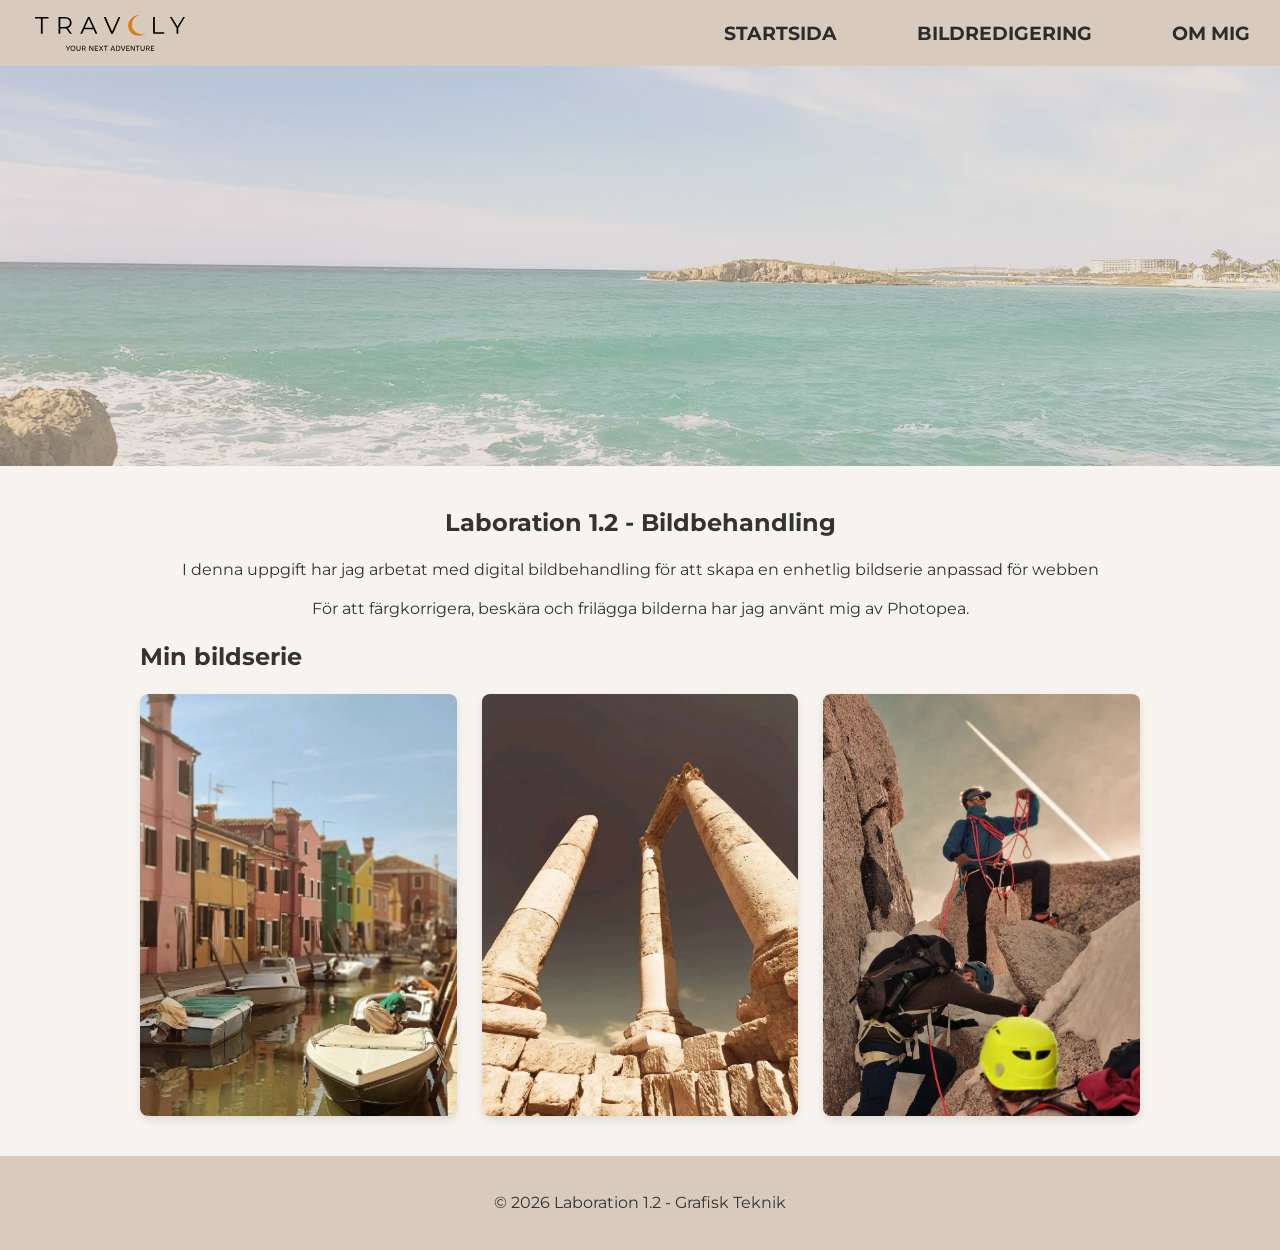
<file: index.html>
<!doctype html>
<html lang="sv">
  <head>
    <meta charset="UTF-8" />
    <meta name="viewport" content="width=device-width, initial-scale=1.0" />
    <title>Startsida</title>

    <!-- Favicon för webbläsarfliken -->
    <link rel="icon" href="images/favicon.ico" />
    <link rel="icon" href="images/favicon.png" />

    <!-- Länk till CSS -->
    <link rel="stylesheet" href="style.css" />
  </head>
  <body>
    <!-- Sidhuvud med logotyp, navigering och hero-bild -->
    <header>
      <div class="top-bar">
        <img src="images/logo.svg" alt="Webbplatsens logotyp" class="logo" />
        <nav>
          <ul>
            <li><a href="index.html">Startsida</a></li>
            <li><a href="redigering.html">Bildredigering</a></li>
            <li><a href="om-mig.html">Om mig</a></li>
          </ul>
        </nav>
      </div>

      <picture>
        <source srcset="images/header.webp" type="image/webp" />
        <img
          src="images/header.jpg"
          alt="Turkost hav, klippor och hotell i fjärran"
          class="hero"
          width="1920"
          height="1080"
        />
      </picture>
    </header>

    <!-- Sidans huvudinnehåll -->
    <main>
      <!--1. Uppgiftsbeskrivningn och programvara-->
      <section class="intro text-center">
        <h1>Laboration 1.2 - Bildbehandling</h1>
        <p>
          I denna uppgift har jag arbetat med digital bildbehandling för att
          skapa en enhetlig bildserie anpassad för webben
        </p>
        <p>
          För att färgkorrigera, beskära och frilägga bilderna har jag använt
          mig av Photopea.
        </p>
      </section>

      <!--2. Bildserien-->
      <section class="image-gallery">
        <h2>Min bildserie</h2>

        <!--Behållare flexbox/grid-->
        <div class="gallery-container">
          <picture>
            <source srcset="images/bildserie001.webp" type="image/webp" />
            <img
              src="images/bildserie001.jpg"
              alt="[Färgglada hus längs en kanal med båtar]"
              width="1920"
              height="1779"
              loading="lazy"
            />
          </picture>

          <picture>
            <source srcset="images/bildserie002.webp" type="image/webp" />
            <img
              src="images/bildserie002.jpg"
              alt="[Bild tagen underifrån på gamla ruiner]"
              width="1920"
              height="2560"
              loading="lazy"
            />
          </picture>

          <picture>
            <source srcset="images/bildserie003.webp" type="image/webp" />
            <img
              src="images/bildserie003.jpg"
              alt="[En grupp bergsklättrare påväg uppåt]"
              width="1920"
              height="2596"
              loading="lazy"
            />
          </picture>
        </div>
      </section>
    </main>

    <!-- Sidfot -->
    <footer>
      <p>&copy; 2026 Laboration 1.2 - Grafisk Teknik</p>
    </footer>
  </body>
</html>
</file>
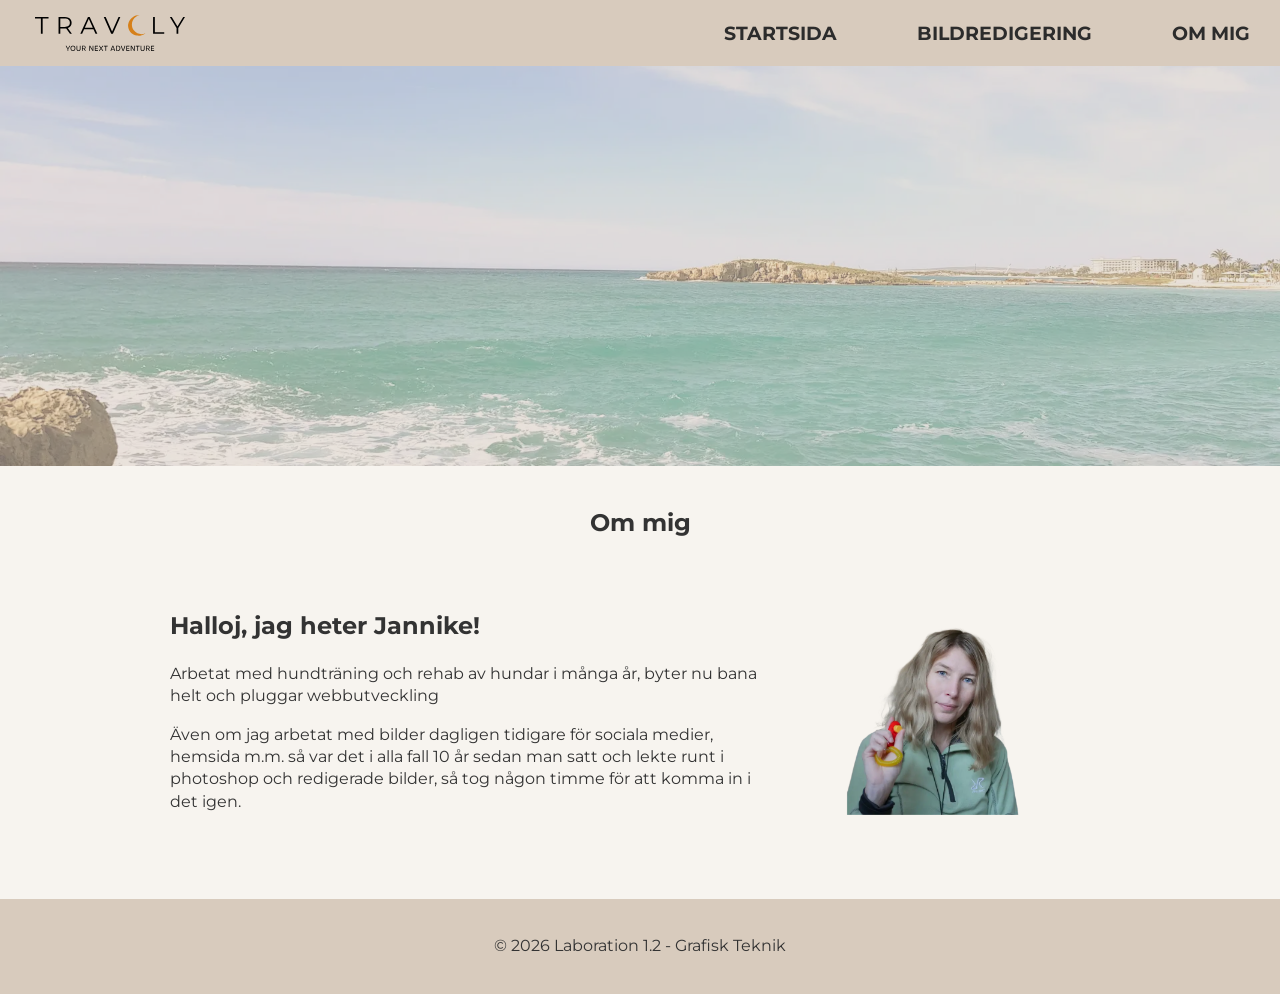
<file: om-mig.html>
<!doctype html>
<html lang="sv">
  <head>
    <meta charset="UTF-8" />
    <meta name="viewport" content="width=device-width, initial-scale=1.0" />
    <title>Startsida</title>

    <!-- Favicon för webbläsarfliken -->
    <link rel="icon" href="images/favicon.ico" />
    <link rel="icon" href="images/favicon.png" />

    <!-- Länk till CSS -->
    <link rel="stylesheet" href="style.css" />
  </head>
  <body>
    <!-- Sidhuvud med logotyp, navigering och hero-bild -->
    <header>
      <div class="top-bar">
        <img src="images/logo.svg" alt="Webbplatsens logotyp" class="logo" />
        <nav>
          <ul>
            <li><a href="index.html">Startsida</a></li>
            <li><a href="redigering.html">Bildredigering</a></li>
            <li><a href="om-mig.html">Om mig</a></li>
          </ul>
        </nav>
      </div>

      <picture>
        <source srcset="images/header.webp" type="image/webp" />
        <img
          src="images/header.jpg"
          alt="Turkost hav, klippor och hotell i fjärran"
          class="hero"
          width="1920"
          height="1080"
        />
      </picture>
    </header>

    <!-- Sidans  huvudinnehåll -->
    <main>
      <section class="about-section">
        <div class="text-center">
          <h1>Om mig</h1>
        </div>

        <!--Text & Bild bredvid varandra-->
        <div class="about-content">
          <!--Profilbild-->
          <picture>
            <source srcset="images/portrait.webp" type="image/webp" />
            <img
              src="images/portrait.png"
              alt="[Frilagt porträtt]"
              class="profile-pic"
              width="1000"
              height="751"
              loading="lazy"
            />
          </picture>

          <div class="about-text">
            <h2>Halloj, jag heter Jannike!</h2>
            <p>
              Arbetat med hundträning och rehab av hundar i många år, byter nu
              bana helt och pluggar webbutveckling
            </p>
            <p>
              Även om jag arbetat med bilder dagligen tidigare för sociala
              medier, hemsida m.m. så var det i alla fall 10 år sedan man satt
              och lekte runt i photoshop och redigerade bilder, så tog någon
              timme för att komma in i det igen.
            </p>
          </div>
        </div>
      </section>
    </main>

    <!-- Sidfot -->
    <footer>
      <p>&copy; 2026 Laboration 1.2 - Grafisk Teknik</p>
    </footer>
  </body>
</html>
</file>
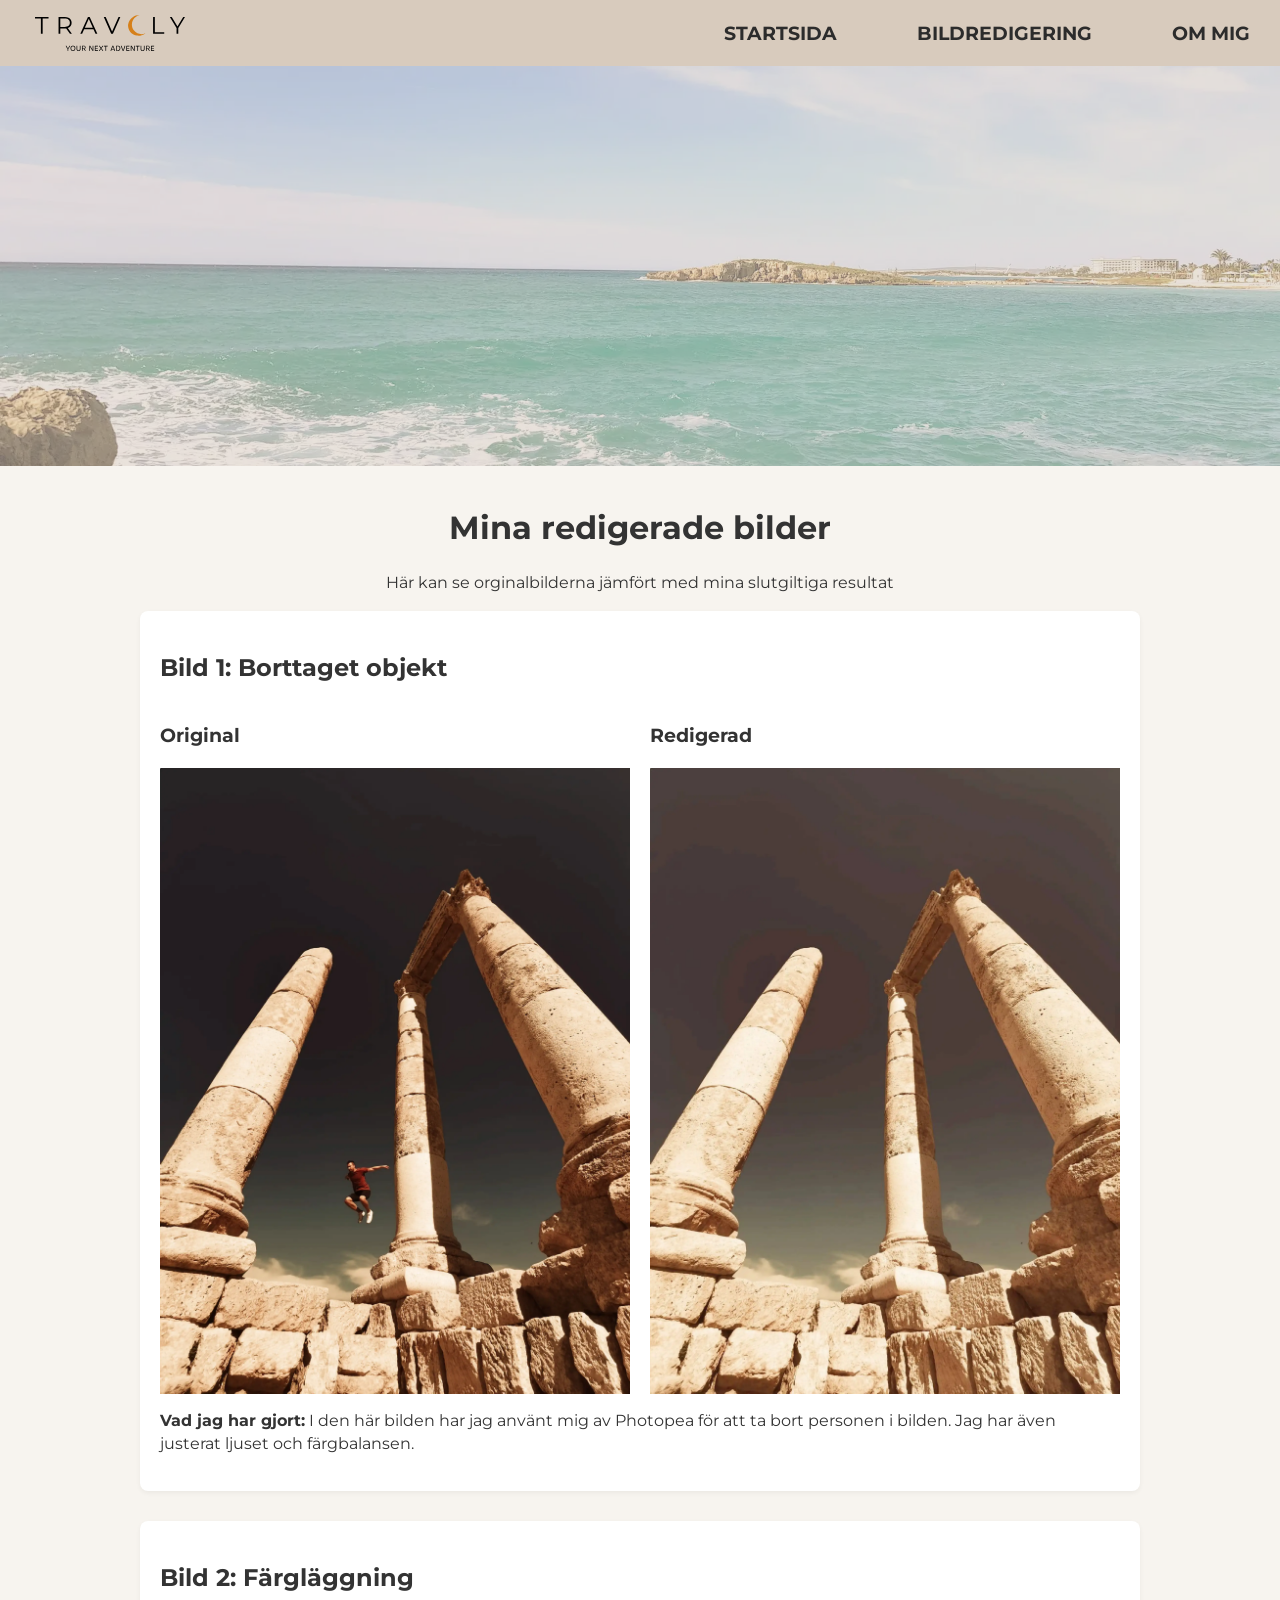
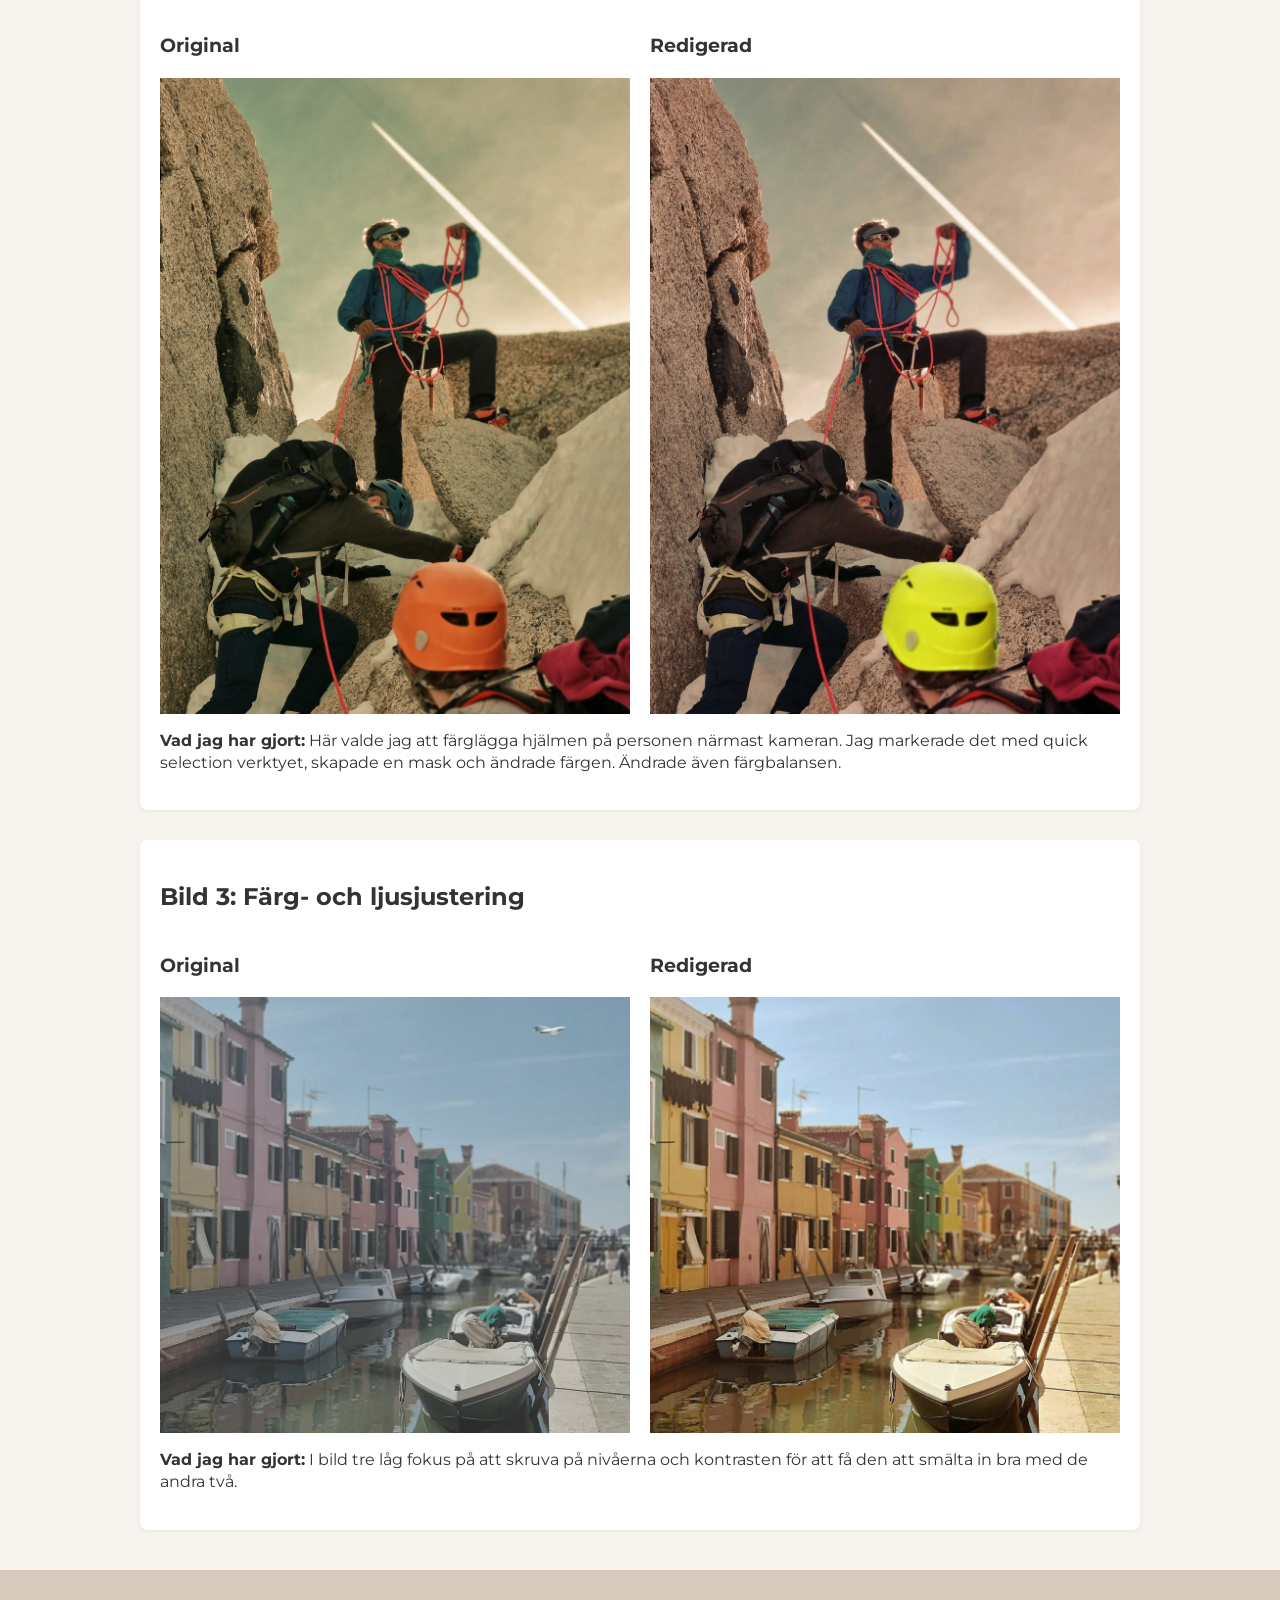
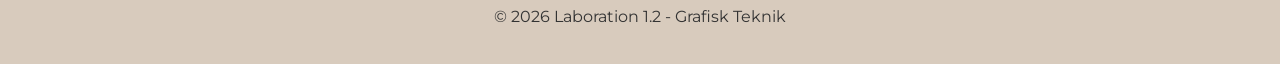
<file: redigering.html>
<!doctype html>
<html lang="sv">
  <head>
    <meta charset="UTF-8" />
    <meta name="viewport" content="width=device-width, initial-scale=1.0" />
    <title>Startsida</title>

    <!-- Favicon för webbläsarfliken -->
    <link rel="icon" href="images/favicon.ico" />
    <link rel="icon" href="images/favicon.png" />

    <!-- Länk till CSS -->
    <link rel="stylesheet" href="style.css" />
  </head>
  <body>
    <!-- Sidhuvud med logotyp, navigering och hero-bild -->
    <header>
      <div class="top-bar">
        <img src="images/logo.svg" alt="Webbplatsens logotyp" class="logo" />
        <nav>
          <ul>
            <li><a href="index.html">Startsida</a></li>
            <li><a href="redigering.html">Bildredigering</a></li>
            <li><a href="om-mig.html">Om mig</a></li>
          </ul>
        </nav>
      </div>

      <picture>
        <source srcset="images/header.webp" type="image/webp" />
        <img
          src="images/header.jpg"
          alt="Turkost hav, klippor och hotell i fjärran"
          class="hero"
          width="1920"
          height="1080"
        />
      </picture>
    </header>

    <!-- Sidans huvudinnehåll -->
    <main>
      <div class="text-center">
        <h1>Mina redigerade bilder</h1>
        <p>Här kan se orginalbilderna jämfört med mina slutgiltiga resultat</p>
      </div>

      <!-- Bild 1: Borttaget objekt -->
      <section class="image-comparison">
        <h2>Bild 1: Borttaget objekt</h2>
        <div class="comparison-container">
          <div class="image-box">
            <h3>Original</h3>
            <picture>
              <source srcset="images/bilserie011.webp" type="image/webp" />
              <img
                src="images/bildserie011.jpg"
                alt="[Bild tagen underifrån på gamla ruiner, människa hoppar i mitten]"
                width="1440"
                height="1920"
                loading="lazy"
              />
            </picture>
          </div>
          <div class="image-box">
            <h3>Redigerad</h3>
            <picture>
              <source srcset="images/bildserie002.webp" type="image/webp" />
              <img
                src="images/bildserie002.jpg"
                alt="[Bild tagen underifrån på gamla ruiner, människa borttagen]"
                width="1440"
                height="1920"
                loading="lazy"
              />
            </picture>
          </div>
        </div>
        <p class="edit-description">
          <strong>Vad jag har gjort:</strong> I den här bilden har jag använt
          mig av Photopea för att ta bort personen i bilden. Jag har även
          justerat ljuset och färgbalansen.
        </p>
      </section>

      <!-- Bild 2: Färgläggning -->
      <section class="image-comparison">
        <h2>Bild 2: Färgläggning</h2>
        <div class="comparison-container">
          <div class="image-box">
            <h3>Original</h3>
            <picture>
              <source srcset="images/bilserie015.webp" type="image/webp" />
              <img
                src="images/bildserie015.jpg"
                alt="[En grupp bergsklättrare påväg uppåt, personen närmast kameran har en orange hjälm]"
                width="2000"
                height="1853"
                loading="lazy"
              />
            </picture>
          </div>
          <div class="image-box">
            <h3>Redigerad</h3>
            <picture>
              <source srcset="images/bildserie003.webp" type="image/webp" />
              <img
                src="images/bildserie003.jpg"
                alt="[En grupp bergsklättrare påväg uppåt, personen närmast kameran har en gul hjälm]"
                width="2000"
                height="1853"
                loading="lazy"
              />
            </picture>
          </div>
        </div>
        <p class="edit-description">
          <strong>Vad jag har gjort:</strong> Här valde jag att färglägga
          hjälmen på personen närmast kameran. Jag markerade det med quick
          selection verktyet, skapade en mask och ändrade färgen. Ändrade även
          färgbalansen.
        </p>
      </section>

      <!-- Bild 3: ljus/färgkorrigering -->
      <section class="image-comparison">
        <h2>Bild 3: Färg- och ljusjustering</h2>
        <div class="comparison-container">
          <div class="image-box">
            <h3>Original</h3>
            <picture>
              <source srcset="images/bilserie007.webp" type="image/webp" />
              <img
                src="images/bildserie007.jpg"
                alt="[Färgglada hus längs en kanal med båtar, ett flygplan skymtas på himlen]"
                width="2000"
                height="1853"
                loading="lazy"
              />
            </picture>
          </div>
          <div class="image-box">
            <h3>Redigerad</h3>
            <picture>
              <source srcset="images/bildserie001.webp" type="image/webp" />
              <img
                src="images/bildserie001.jpg"
                alt="[Färgglada hus längs en kanal med båtar, flygplanet är borttaget och ljus och färgbalans är fixad för att matcha övriga]"
                width="2000"
                height="1853"
                loading="lazy"
              />
            </picture>
          </div>
        </div>
        <p class="edit-description">
          <strong>Vad jag har gjort:</strong> I bild tre låg fokus på att skruva
          på nivåerna och kontrasten för att få den att smälta in bra med de
          andra två.
        </p>
      </section>
    </main>

    <!-- Sidfot -->
    <footer>
      <p>&copy; 2026 Laboration 1.2 - Grafisk Teknik</p>
    </footer>
  </body>
</html>
</file>
<file: style.css>
/*1. GRUNDINSTÄLLNINGAR*/

@import url("https://fonts.googleapis.com/css2?family=Montserrat:wght@400;700&display=swap");

.text-center {
  text-align: center;
}

body {
  font-family: "Montserrat", sans-serif;
  margin: 0;
  padding: 0;
  background-color: #f7f4ef;
  color: #333333;
  line-height: 1.4;
}

/* Se till att inga bilder går utanför */
img {
  max-width: 100%;
  height: auto;
  display: block;
}

/* Begränsa maxbredden på sidans innehåll*/
main {
  max-width: 1000px;
  margin: 40px auto;
  padding: 0 20px;
}

/*2. SIDHUVUD & HERO-BILD*/

header {
  background-color: #d8cbbd;
}

/* Logotypen */
.logo {
  width: 150px;
  padding: 15px;
}

/* Hero/Header bild */
.hero {
  width: 100%;
  max-height: 400px;
  object-fit: cover;
  opacity: 0.45;
}

/*3. NAVIGERINGSMENY*/
nav {
  background-color: #d8cbbd;
}

nav ul {
  list-style: none;
  margin: 0;
  padding: 0;
  background-color: #d8cbbd;
  display: flex;
  justify-content: center;
  gap: 15px;
  flex-wrap: wrap;
}

nav li {
}

nav a {
  display: block;
  color: #2c2c2c;
  text-decoration: none;
  padding: 18px 10px;
  font-weight: bold;
  font-size: 1.2rem;
  text-transform: uppercase;
  transition: color 0.3s ease;
}

nav a:hover {
  color: #8c7a6b;
}

/*4. LAYOUT & BILDSERIE*/

/*Startsidans Bildserie (grid) */
.gallery-container {
  display: grid;
  grid-template-columns: repeat(auto-fit, minmax(280px, 1fr));
  gap: 25px;
  margin-top: 20px;
}

.gallery-container img {
  border-radius: 8px;
  box-shadow: 0 4px 8px rgba(0, 0, 0, 0.1);
  aspect-ratio: 3 / 4; /* Så den liggande bilden får stående format som övriga */
  object-fit: cover;
  width: 100%;
}

/* Bildjämförelsesidan (Original bredvid Redigerad) */
.image-comparison {
  background: white;
  padding: 20px;
  margin-bottom: 30px;
  border-radius: 8px;
  box-shadow: 0 2px 5px rgba(0, 0, 0, 0.05);
}

.comparison-container {
  display: flex;
  gap: 20px;
  flex-wrap: wrap; /* Gör att de hamnar under varandra på mobil */
}

.image-box {
  flex: 1;
  min-width: 250px;
}

/* "Om mig"-sidan (Bild under text) */
.about-content {
  display: flex;
  flex-direction: column; /* Bild och text hamnar under varandra på mobil */
  gap: 30px;
  align-items: center;
  padding: 30px;
  border-radius: 8px;
}

.profile-pic {
  width: 300px;
  object-fit: cover;
}

.about-text {
  flex: 1;
  min-width: 250px;
  text-align: center;
}

/* SIDFOT */
footer {
  text-align: center;
  padding: 20px;
  background-color: #d8cbbd;
  color: #333333;
  margin-top: 40px;
}

/* Större Skärmar */

@media (min-width: 768px) {
  .top-bar {
    display: flex;
    justify-content: space-between;
    align-items: center;
    padding: 0 20px;
  }

  nav ul {
    gap: 60px; /* Stort avstånd mellan länkarna på dator */
  }

  .about-content {
    flex-direction: row-reverse; /* Bild till höger, text till vänster på dator */
    justify-content: center;
    align-items: flex-start; /* Gör att texten hamnar i linje med toppen av bilden */
  }

  .about-text {
    text-align: left; /* Vänsterjusterad text på dator */
  }
}
</file>
